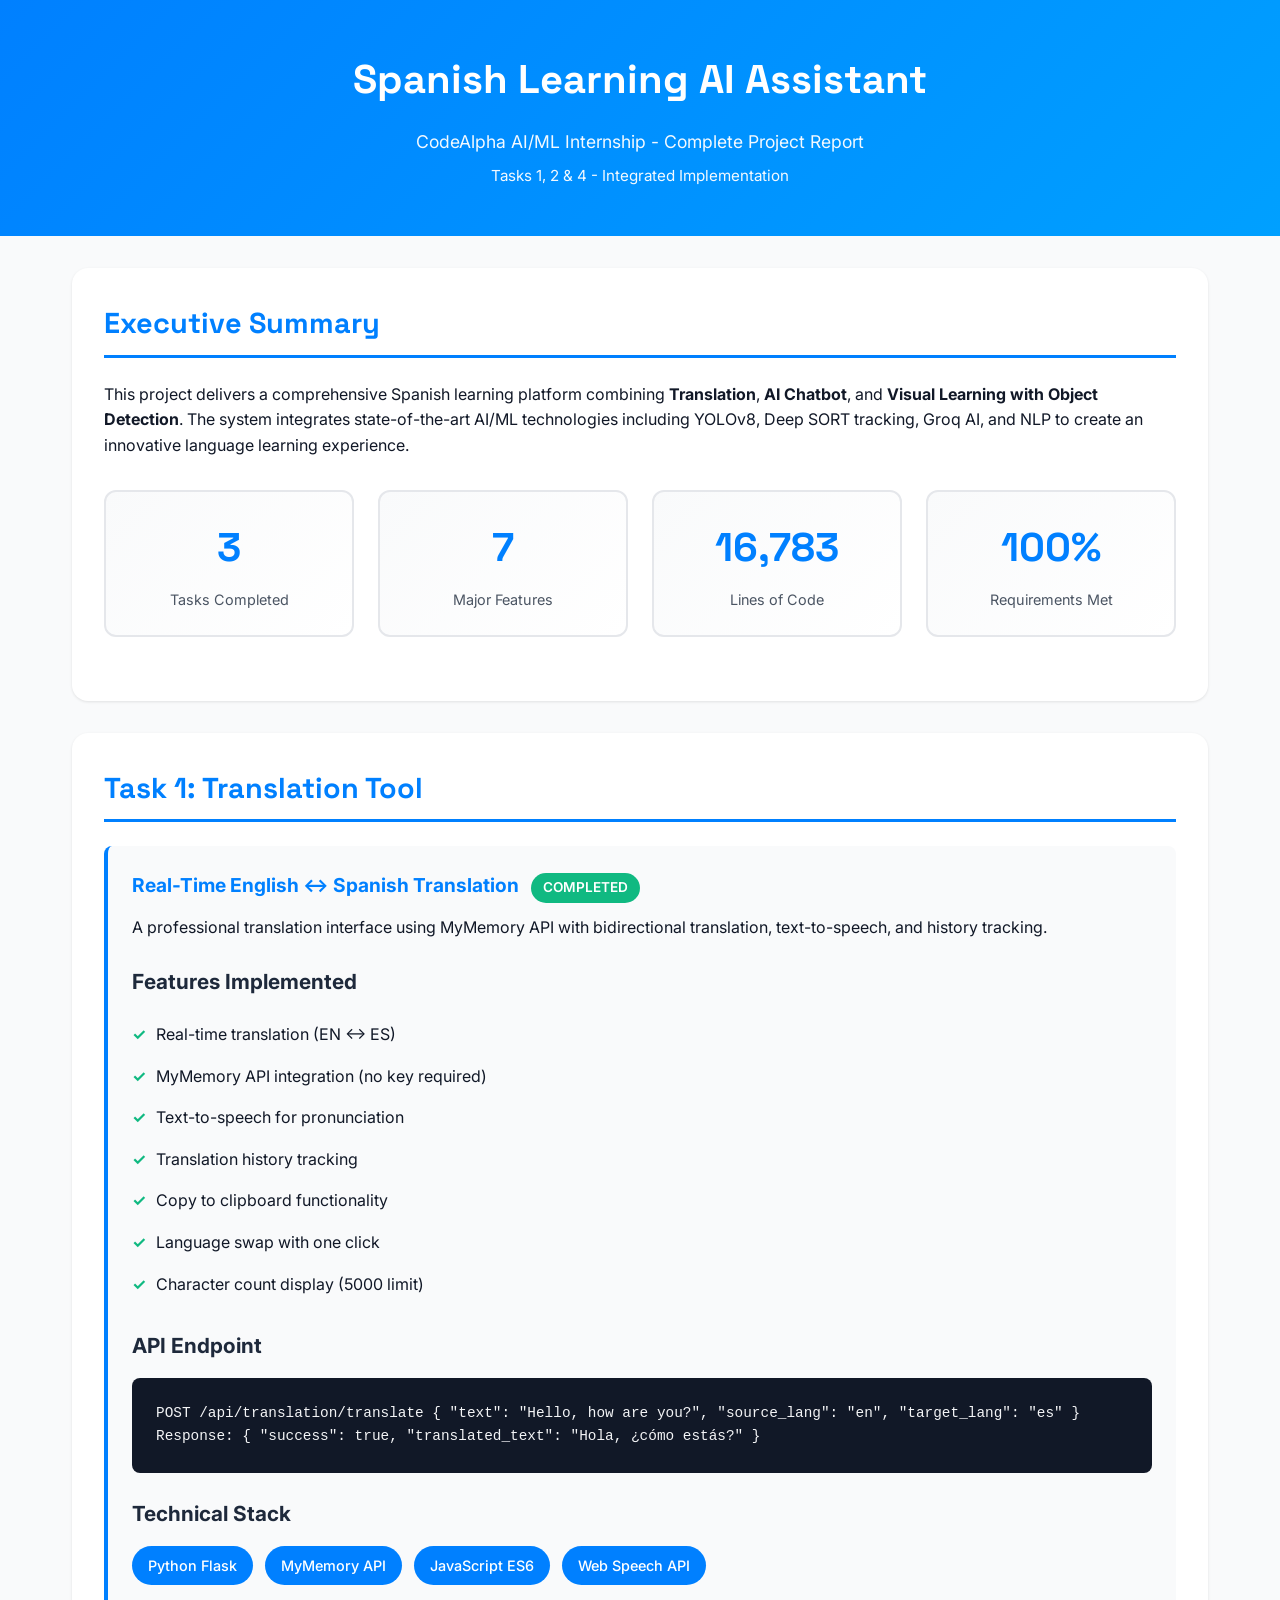
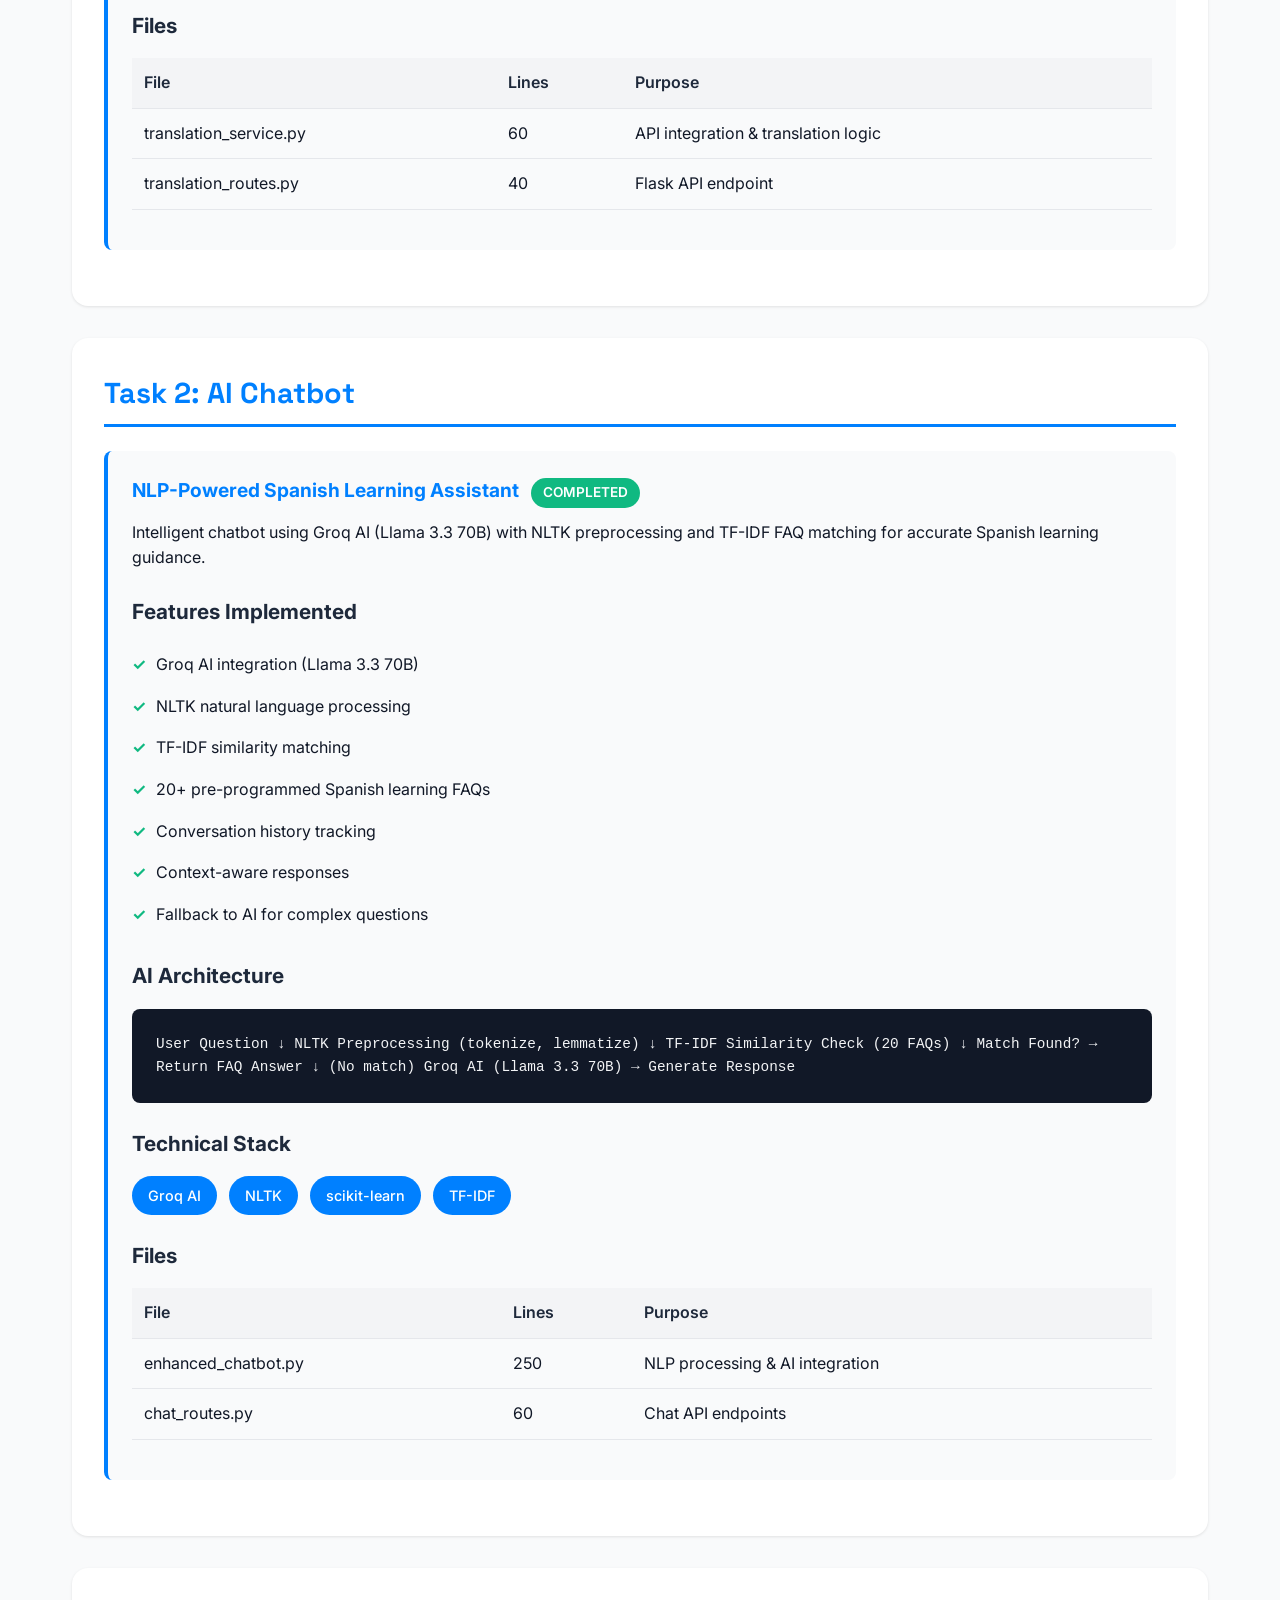
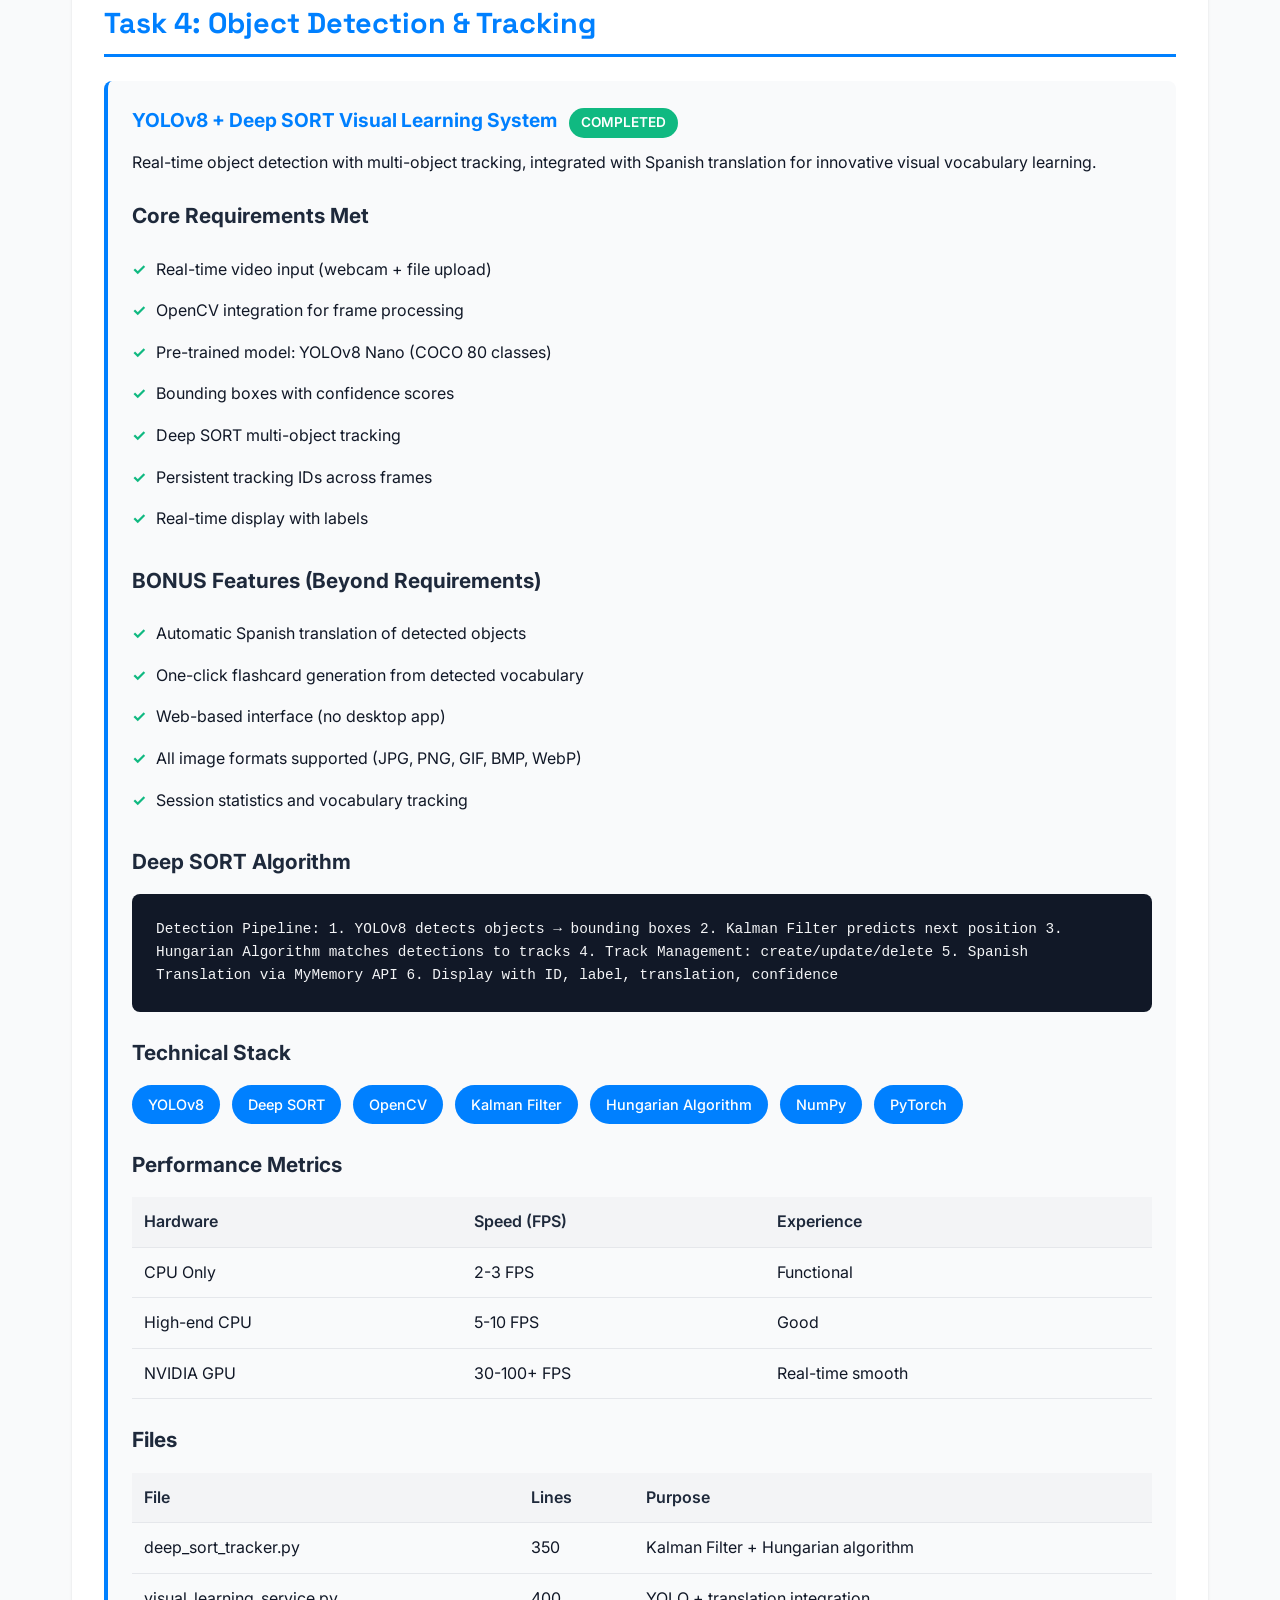
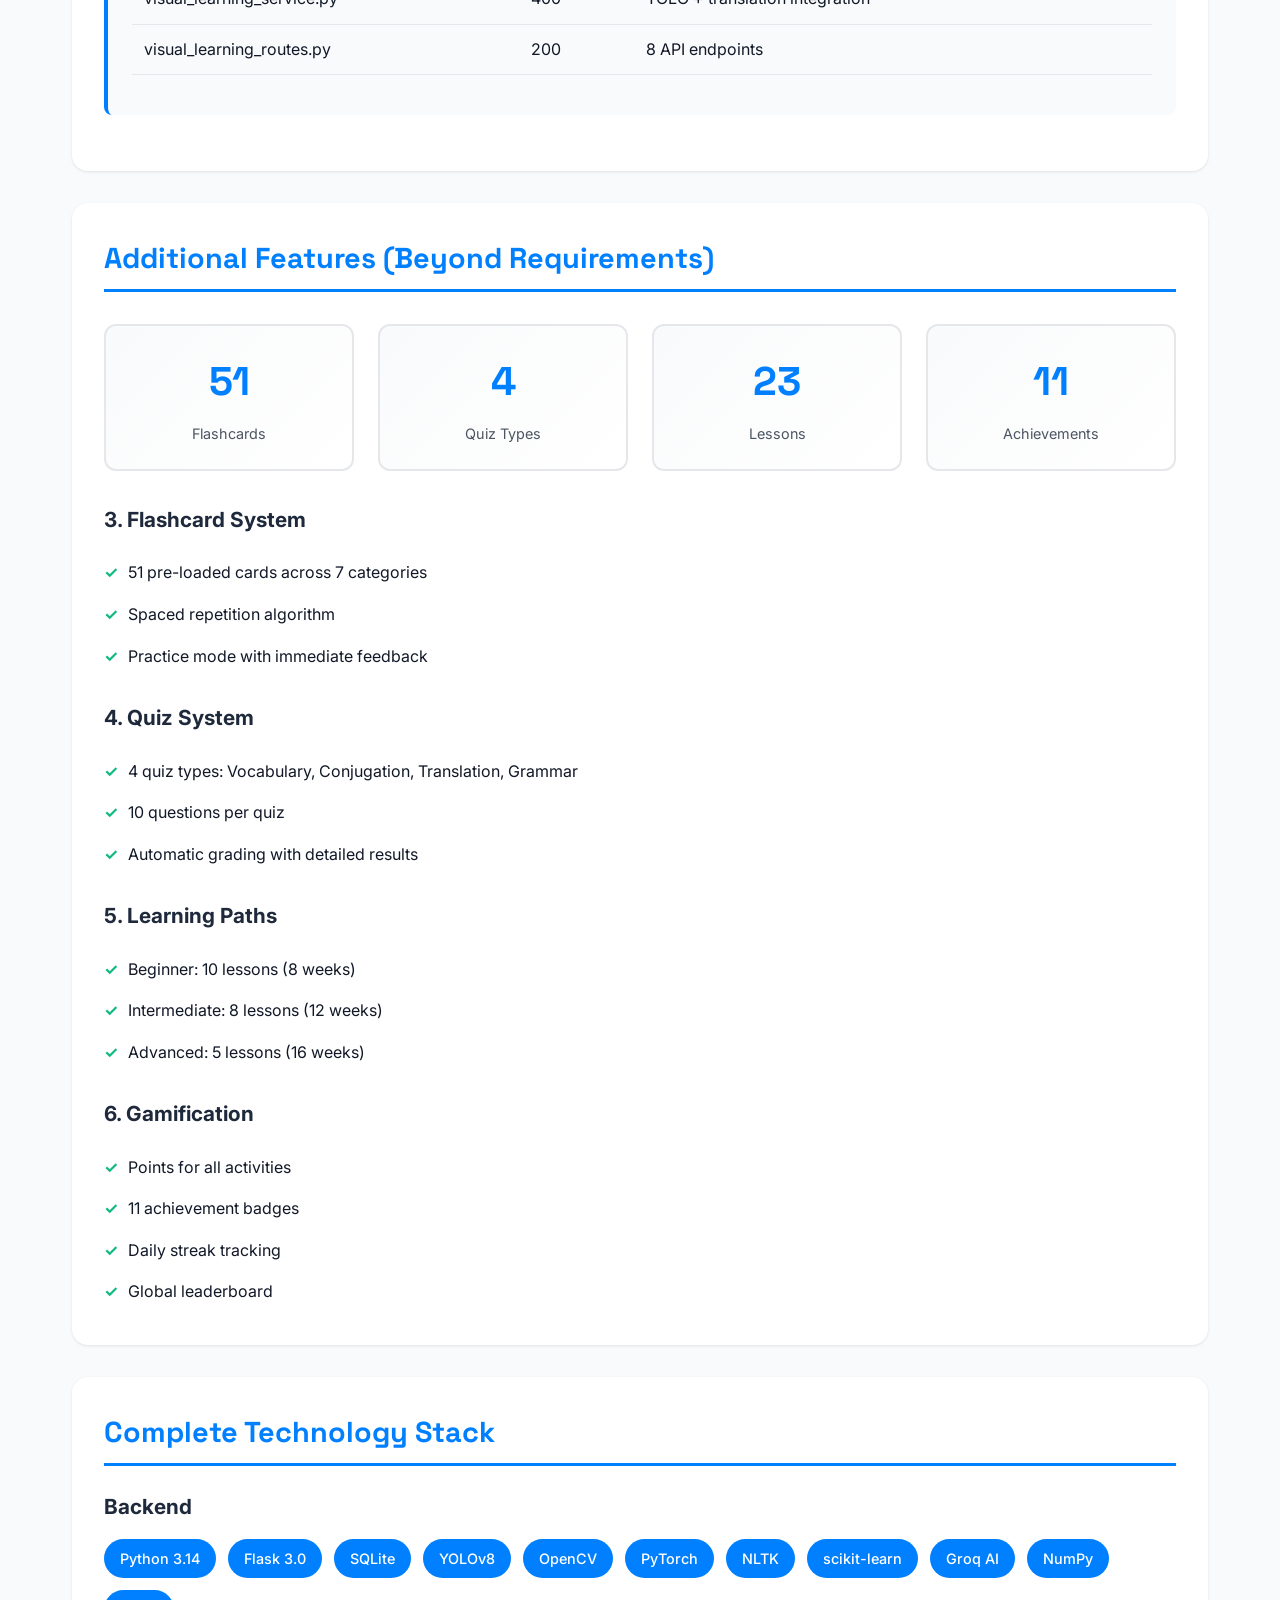
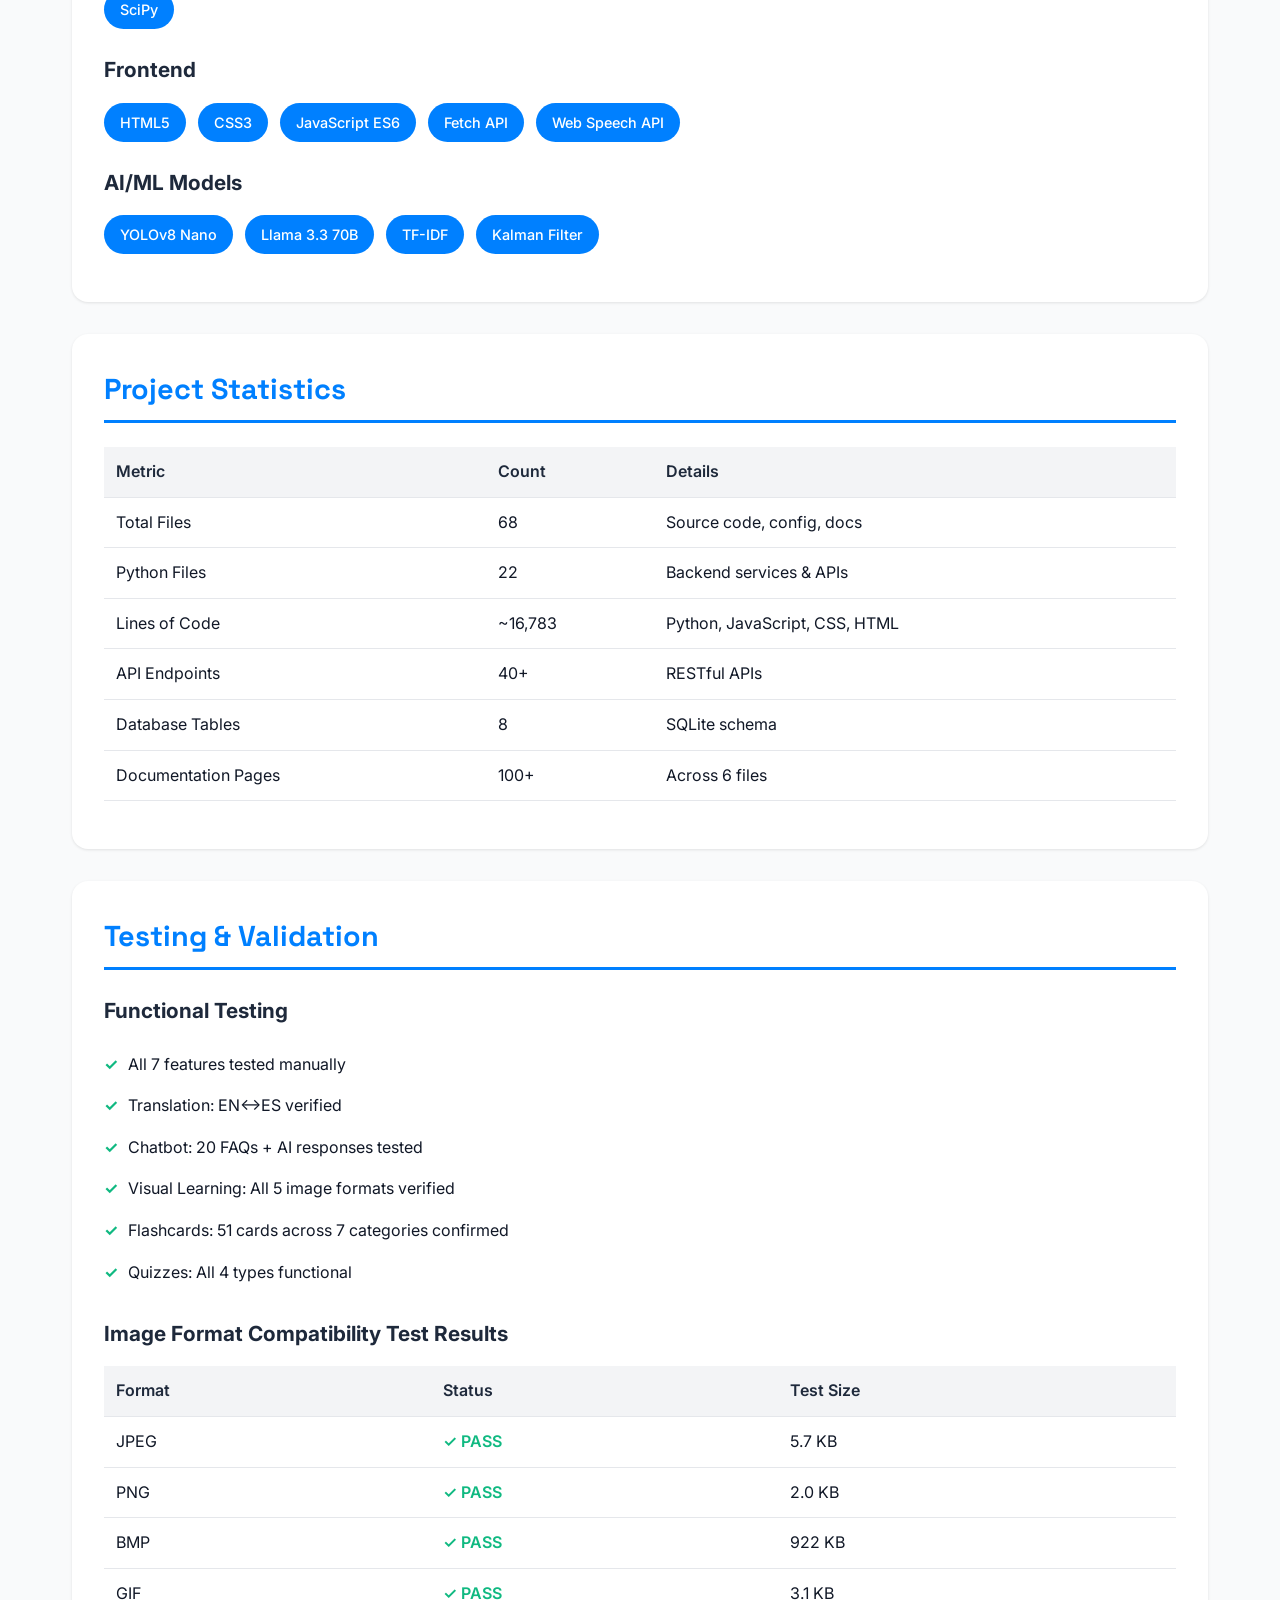
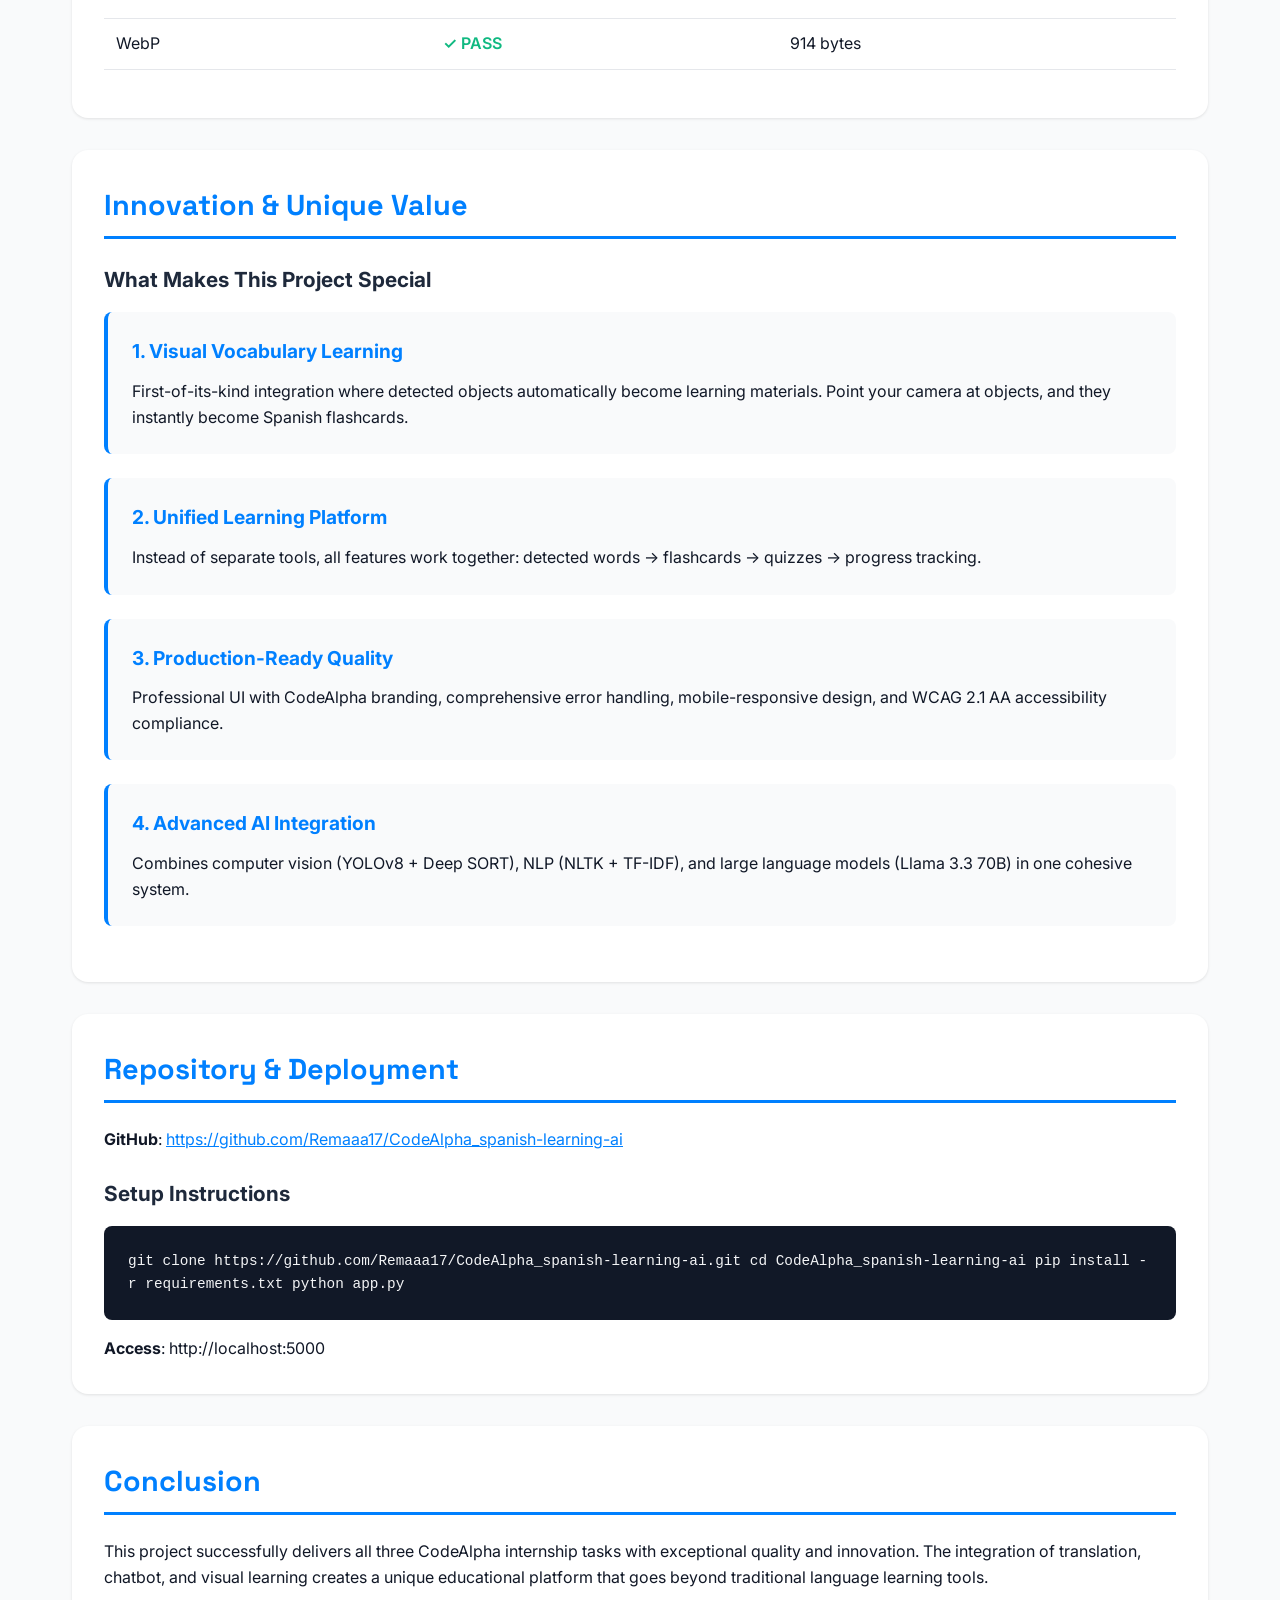
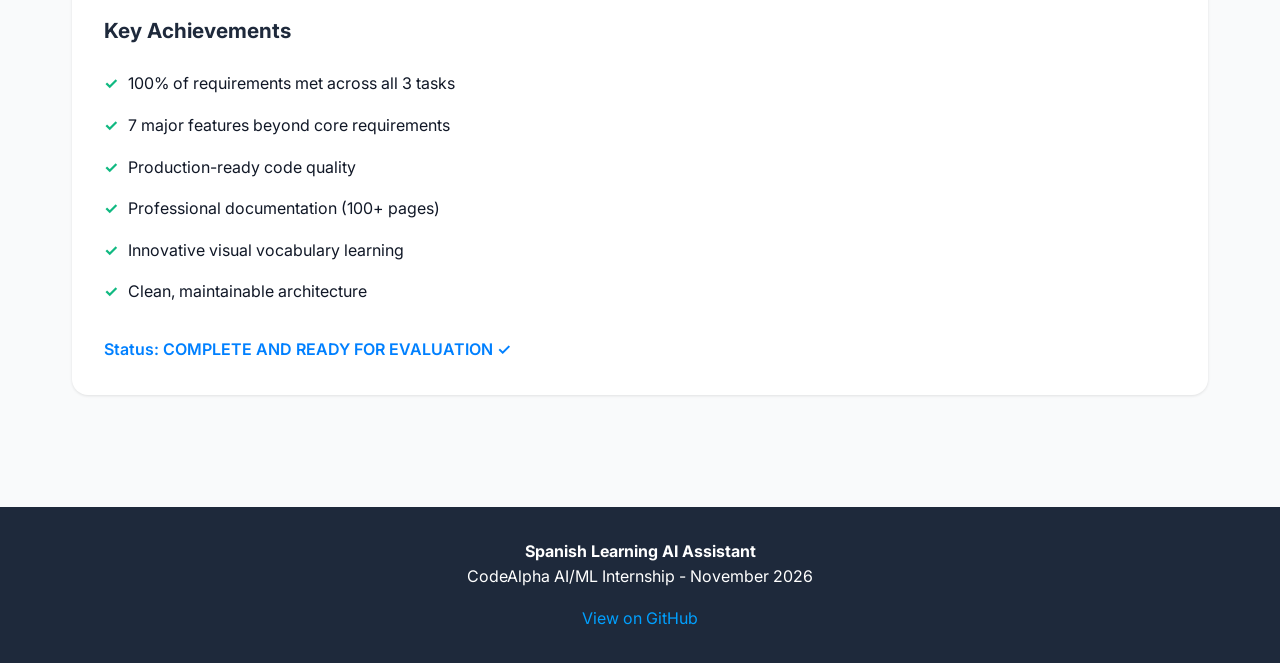
<file: docs/PROJECT_REPORT.html>
<!DOCTYPE html>
<html lang="en">
<head>
    <meta charset="UTF-8">
    <meta name="viewport" content="width=device-width, initial-scale=1.0">
    <title>Spanish Learning AI - Project Report</title>
    <link href="https://fonts.googleapis.com/css2?family=Inter:wght@400;500;600;700&family=Space+Grotesk:wght@700&display=swap" rel="stylesheet">
    <style>
        :root {
            --color-primary: #0080ff;
            --color-secondary: #1e293b;
            --color-accent: #00a0ff;
            --color-success: #10b981;
            --color-gray-50: #f9fafb;
            --color-gray-100: #f3f4f6;
            --color-gray-200: #e5e7eb;
            --color-gray-600: #4b5563;
            --color-gray-900: #111827;
            --font-body: 'Inter', sans-serif;
            --font-display: 'Space Grotesk', sans-serif;
        }

        * {
            margin: 0;
            padding: 0;
            box-sizing: border-box;
        }

        body {
            font-family: var(--font-body);
            line-height: 1.6;
            color: var(--color-gray-900);
            background: var(--color-gray-50);
        }

        .header {
            background: linear-gradient(135deg, var(--color-primary) 0%, var(--color-accent) 100%);
            color: white;
            padding: 3rem 2rem;
            text-align: center;
        }

        .header h1 {
            font-family: var(--font-display);
            font-size: 2.5rem;
            margin-bottom: 1rem;
        }

        .header p {
            font-size: 1.1rem;
            opacity: 0.95;
        }

        .container {
            max-width: 1200px;
            margin: 0 auto;
            padding: 2rem;
        }

        .section {
            background: white;
            border-radius: 1rem;
            padding: 2rem;
            margin-bottom: 2rem;
            box-shadow: 0 1px 3px rgba(0, 0, 0, 0.1);
        }

        .section h2 {
            font-family: var(--font-display);
            color: var(--color-primary);
            margin-bottom: 1.5rem;
            font-size: 1.8rem;
            border-bottom: 3px solid var(--color-primary);
            padding-bottom: 0.5rem;
        }

        .section h3 {
            color: var(--color-secondary);
            margin-top: 1.5rem;
            margin-bottom: 1rem;
            font-size: 1.3rem;
        }

        .stats-grid {
            display: grid;
            grid-template-columns: repeat(auto-fit, minmax(200px, 1fr));
            gap: 1.5rem;
            margin: 2rem 0;
        }

        .stat-card {
            background: linear-gradient(135deg, var(--color-gray-50) 0%, white 100%);
            border: 2px solid var(--color-gray-200);
            border-radius: 0.75rem;
            padding: 1.5rem;
            text-align: center;
        }

        .stat-number {
            font-size: 2.5rem;
            font-weight: 700;
            color: var(--color-primary);
            font-family: var(--font-display);
        }

        .stat-label {
            color: var(--color-gray-600);
            font-size: 0.9rem;
            margin-top: 0.5rem;
        }

        .task-card {
            background: var(--color-gray-50);
            border-left: 4px solid var(--color-primary);
            padding: 1.5rem;
            margin-bottom: 1.5rem;
            border-radius: 0.5rem;
        }

        .task-card h4 {
            color: var(--color-primary);
            margin-bottom: 0.75rem;
            font-size: 1.2rem;
        }

        .task-status {
            display: inline-block;
            background: var(--color-success);
            color: white;
            padding: 0.25rem 0.75rem;
            border-radius: 1rem;
            font-size: 0.85rem;
            font-weight: 600;
            margin-left: 0.5rem;
        }

        .feature-list {
            list-style: none;
            padding-left: 0;
        }

        .feature-list li {
            padding: 0.5rem 0;
            padding-left: 1.5rem;
            position: relative;
        }

        .feature-list li:before {
            content: "✓";
            position: absolute;
            left: 0;
            color: var(--color-success);
            font-weight: bold;
        }

        .tech-stack {
            display: flex;
            flex-wrap: wrap;
            gap: 0.75rem;
            margin: 1rem 0;
        }

        .tech-badge {
            background: var(--color-primary);
            color: white;
            padding: 0.5rem 1rem;
            border-radius: 2rem;
            font-size: 0.9rem;
            font-weight: 500;
        }

        .code-block {
            background: var(--color-gray-900);
            color: #f3f4f6;
            padding: 1.5rem;
            border-radius: 0.5rem;
            overflow-x: auto;
            font-family: 'Courier New', monospace;
            font-size: 0.9rem;
            margin: 1rem 0;
        }

        .table-responsive {
            overflow-x: auto;
            margin: 1rem 0;
        }

        table {
            width: 100%;
            border-collapse: collapse;
        }

        th, td {
            padding: 0.75rem;
            text-align: left;
            border-bottom: 1px solid var(--color-gray-200);
        }

        th {
            background: var(--color-gray-100);
            font-weight: 600;
            color: var(--color-secondary);
        }

        .footer {
            background: var(--color-secondary);
            color: white;
            text-align: center;
            padding: 2rem;
            margin-top: 3rem;
        }

        .footer a {
            color: var(--color-accent);
            text-decoration: none;
        }

        @media print {
            .header {
                background: var(--color-primary);
                -webkit-print-color-adjust: exact;
                print-color-adjust: exact;
            }
        }
    </style>
</head>
<body>
    <div class="header">
        <h1>Spanish Learning AI Assistant</h1>
        <p>CodeAlpha AI/ML Internship - Complete Project Report</p>
        <p style="margin-top: 0.5rem; font-size: 0.95rem;">Tasks 1, 2 & 4 - Integrated Implementation</p>
    </div>

    <div class="container">
        <!-- Executive Summary -->
        <div class="section">
            <h2>Executive Summary</h2>
            <p>This project delivers a comprehensive Spanish learning platform combining <strong>Translation</strong>, <strong>AI Chatbot</strong>, and <strong>Visual Learning with Object Detection</strong>. The system integrates state-of-the-art AI/ML technologies including YOLOv8, Deep SORT tracking, Groq AI, and NLP to create an innovative language learning experience.</p>
            
            <div class="stats-grid">
                <div class="stat-card">
                    <div class="stat-number">3</div>
                    <div class="stat-label">Tasks Completed</div>
                </div>
                <div class="stat-card">
                    <div class="stat-number">7</div>
                    <div class="stat-label">Major Features</div>
                </div>
                <div class="stat-card">
                    <div class="stat-number">16,783</div>
                    <div class="stat-label">Lines of Code</div>
                </div>
                <div class="stat-card">
                    <div class="stat-number">100%</div>
                    <div class="stat-label">Requirements Met</div>
                </div>
            </div>
        </div>

        <!-- Task 1: Translation -->
        <div class="section">
            <h2>Task 1: Translation Tool</h2>
            <div class="task-card">
                <h4>Real-Time English ↔ Spanish Translation <span class="task-status">COMPLETED</span></h4>
                <p>A professional translation interface using MyMemory API with bidirectional translation, text-to-speech, and history tracking.</p>
                
                <h3>Features Implemented</h3>
                <ul class="feature-list">
                    <li>Real-time translation (EN ↔ ES)</li>
                    <li>MyMemory API integration (no key required)</li>
                    <li>Text-to-speech for pronunciation</li>
                    <li>Translation history tracking</li>
                    <li>Copy to clipboard functionality</li>
                    <li>Language swap with one click</li>
                    <li>Character count display (5000 limit)</li>
                </ul>

                <h3>API Endpoint</h3>
                <div class="code-block">POST /api/translation/translate
{
  "text": "Hello, how are you?",
  "source_lang": "en",
  "target_lang": "es"
}

Response:
{
  "success": true,
  "translated_text": "Hola, ¿cómo estás?"
}</div>

                <h3>Technical Stack</h3>
                <div class="tech-stack">
                    <span class="tech-badge">Python Flask</span>
                    <span class="tech-badge">MyMemory API</span>
                    <span class="tech-badge">JavaScript ES6</span>
                    <span class="tech-badge">Web Speech API</span>
                </div>

                <h3>Files</h3>
                <div class="table-responsive">
                    <table>
                        <thead>
                            <tr>
                                <th>File</th>
                                <th>Lines</th>
                                <th>Purpose</th>
                            </tr>
                        </thead>
                        <tbody>
                            <tr>
                                <td>translation_service.py</td>
                                <td>60</td>
                                <td>API integration & translation logic</td>
                            </tr>
                            <tr>
                                <td>translation_routes.py</td>
                                <td>40</td>
                                <td>Flask API endpoint</td>
                            </tr>
                        </tbody>
                    </table>
                </div>
            </div>
        </div>

        <!-- Task 2: Chatbot -->
        <div class="section">
            <h2>Task 2: AI Chatbot</h2>
            <div class="task-card">
                <h4>NLP-Powered Spanish Learning Assistant <span class="task-status">COMPLETED</span></h4>
                <p>Intelligent chatbot using Groq AI (Llama 3.3 70B) with NLTK preprocessing and TF-IDF FAQ matching for accurate Spanish learning guidance.</p>
                
                <h3>Features Implemented</h3>
                <ul class="feature-list">
                    <li>Groq AI integration (Llama 3.3 70B)</li>
                    <li>NLTK natural language processing</li>
                    <li>TF-IDF similarity matching</li>
                    <li>20+ pre-programmed Spanish learning FAQs</li>
                    <li>Conversation history tracking</li>
                    <li>Context-aware responses</li>
                    <li>Fallback to AI for complex questions</li>
                </ul>

                <h3>AI Architecture</h3>
                <div class="code-block">User Question
    ↓
NLTK Preprocessing (tokenize, lemmatize)
    ↓
TF-IDF Similarity Check (20 FAQs)
    ↓
Match Found? → Return FAQ Answer
    ↓ (No match)
Groq AI (Llama 3.3 70B) → Generate Response</div>

                <h3>Technical Stack</h3>
                <div class="tech-stack">
                    <span class="tech-badge">Groq AI</span>
                    <span class="tech-badge">NLTK</span>
                    <span class="tech-badge">scikit-learn</span>
                    <span class="tech-badge">TF-IDF</span>
                </div>

                <h3>Files</h3>
                <div class="table-responsive">
                    <table>
                        <thead>
                            <tr>
                                <th>File</th>
                                <th>Lines</th>
                                <th>Purpose</th>
                            </tr>
                        </thead>
                        <tbody>
                            <tr>
                                <td>enhanced_chatbot.py</td>
                                <td>250</td>
                                <td>NLP processing & AI integration</td>
                            </tr>
                            <tr>
                                <td>chat_routes.py</td>
                                <td>60</td>
                                <td>Chat API endpoints</td>
                            </tr>
                        </tbody>
                    </table>
                </div>
            </div>
        </div>

        <!-- Task 4: Visual Learning -->
        <div class="section">
            <h2>Task 4: Object Detection & Tracking</h2>
            <div class="task-card">
                <h4>YOLOv8 + Deep SORT Visual Learning System <span class="task-status">COMPLETED</span></h4>
                <p>Real-time object detection with multi-object tracking, integrated with Spanish translation for innovative visual vocabulary learning.</p>
                
                <h3>Core Requirements Met</h3>
                <ul class="feature-list">
                    <li>Real-time video input (webcam + file upload)</li>
                    <li>OpenCV integration for frame processing</li>
                    <li>Pre-trained model: YOLOv8 Nano (COCO 80 classes)</li>
                    <li>Bounding boxes with confidence scores</li>
                    <li>Deep SORT multi-object tracking</li>
                    <li>Persistent tracking IDs across frames</li>
                    <li>Real-time display with labels</li>
                </ul>

                <h3>BONUS Features (Beyond Requirements)</h3>
                <ul class="feature-list">
                    <li>Automatic Spanish translation of detected objects</li>
                    <li>One-click flashcard generation from detected vocabulary</li>
                    <li>Web-based interface (no desktop app)</li>
                    <li>All image formats supported (JPG, PNG, GIF, BMP, WebP)</li>
                    <li>Session statistics and vocabulary tracking</li>
                </ul>

                <h3>Deep SORT Algorithm</h3>
                <div class="code-block">Detection Pipeline:
1. YOLOv8 detects objects → bounding boxes
2. Kalman Filter predicts next position
3. Hungarian Algorithm matches detections to tracks
4. Track Management: create/update/delete
5. Spanish Translation via MyMemory API
6. Display with ID, label, translation, confidence</div>

                <h3>Technical Stack</h3>
                <div class="tech-stack">
                    <span class="tech-badge">YOLOv8</span>
                    <span class="tech-badge">Deep SORT</span>
                    <span class="tech-badge">OpenCV</span>
                    <span class="tech-badge">Kalman Filter</span>
                    <span class="tech-badge">Hungarian Algorithm</span>
                    <span class="tech-badge">NumPy</span>
                    <span class="tech-badge">PyTorch</span>
                </div>

                <h3>Performance Metrics</h3>
                <div class="table-responsive">
                    <table>
                        <thead>
                            <tr>
                                <th>Hardware</th>
                                <th>Speed (FPS)</th>
                                <th>Experience</th>
                            </tr>
                        </thead>
                        <tbody>
                            <tr>
                                <td>CPU Only</td>
                                <td>2-3 FPS</td>
                                <td>Functional</td>
                            </tr>
                            <tr>
                                <td>High-end CPU</td>
                                <td>5-10 FPS</td>
                                <td>Good</td>
                            </tr>
                            <tr>
                                <td>NVIDIA GPU</td>
                                <td>30-100+ FPS</td>
                                <td>Real-time smooth</td>
                            </tr>
                        </tbody>
                    </table>
                </div>

                <h3>Files</h3>
                <div class="table-responsive">
                    <table>
                        <thead>
                            <tr>
                                <th>File</th>
                                <th>Lines</th>
                                <th>Purpose</th>
                            </tr>
                        </thead>
                        <tbody>
                            <tr>
                                <td>deep_sort_tracker.py</td>
                                <td>350</td>
                                <td>Kalman Filter + Hungarian algorithm</td>
                            </tr>
                            <tr>
                                <td>visual_learning_service.py</td>
                                <td>400</td>
                                <td>YOLO + translation integration</td>
                            </tr>
                            <tr>
                                <td>visual_learning_routes.py</td>
                                <td>200</td>
                                <td>8 API endpoints</td>
                            </tr>
                        </tbody>
                    </table>
                </div>
            </div>
        </div>

        <!-- Additional Features -->
        <div class="section">
            <h2>Additional Features (Beyond Requirements)</h2>
            
            <div class="stats-grid">
                <div class="stat-card">
                    <div class="stat-number">51</div>
                    <div class="stat-label">Flashcards</div>
                </div>
                <div class="stat-card">
                    <div class="stat-number">4</div>
                    <div class="stat-label">Quiz Types</div>
                </div>
                <div class="stat-card">
                    <div class="stat-number">23</div>
                    <div class="stat-label">Lessons</div>
                </div>
                <div class="stat-card">
                    <div class="stat-number">11</div>
                    <div class="stat-label">Achievements</div>
                </div>
            </div>

            <h3>3. Flashcard System</h3>
            <ul class="feature-list">
                <li>51 pre-loaded cards across 7 categories</li>
                <li>Spaced repetition algorithm</li>
                <li>Practice mode with immediate feedback</li>
            </ul>

            <h3>4. Quiz System</h3>
            <ul class="feature-list">
                <li>4 quiz types: Vocabulary, Conjugation, Translation, Grammar</li>
                <li>10 questions per quiz</li>
                <li>Automatic grading with detailed results</li>
            </ul>

            <h3>5. Learning Paths</h3>
            <ul class="feature-list">
                <li>Beginner: 10 lessons (8 weeks)</li>
                <li>Intermediate: 8 lessons (12 weeks)</li>
                <li>Advanced: 5 lessons (16 weeks)</li>
            </ul>

            <h3>6. Gamification</h3>
            <ul class="feature-list">
                <li>Points for all activities</li>
                <li>11 achievement badges</li>
                <li>Daily streak tracking</li>
                <li>Global leaderboard</li>
            </ul>
        </div>

        <!-- Technology Stack -->
        <div class="section">
            <h2>Complete Technology Stack</h2>
            
            <h3>Backend</h3>
            <div class="tech-stack">
                <span class="tech-badge">Python 3.14</span>
                <span class="tech-badge">Flask 3.0</span>
                <span class="tech-badge">SQLite</span>
                <span class="tech-badge">YOLOv8</span>
                <span class="tech-badge">OpenCV</span>
                <span class="tech-badge">PyTorch</span>
                <span class="tech-badge">NLTK</span>
                <span class="tech-badge">scikit-learn</span>
                <span class="tech-badge">Groq AI</span>
                <span class="tech-badge">NumPy</span>
                <span class="tech-badge">SciPy</span>
            </div>

            <h3>Frontend</h3>
            <div class="tech-stack">
                <span class="tech-badge">HTML5</span>
                <span class="tech-badge">CSS3</span>
                <span class="tech-badge">JavaScript ES6</span>
                <span class="tech-badge">Fetch API</span>
                <span class="tech-badge">Web Speech API</span>
            </div>

            <h3>AI/ML Models</h3>
            <div class="tech-stack">
                <span class="tech-badge">YOLOv8 Nano</span>
                <span class="tech-badge">Llama 3.3 70B</span>
                <span class="tech-badge">TF-IDF</span>
                <span class="tech-badge">Kalman Filter</span>
            </div>
        </div>

        <!-- Project Statistics -->
        <div class="section">
            <h2>Project Statistics</h2>
            
            <div class="table-responsive">
                <table>
                    <thead>
                        <tr>
                            <th>Metric</th>
                            <th>Count</th>
                            <th>Details</th>
                        </tr>
                    </thead>
                    <tbody>
                        <tr>
                            <td>Total Files</td>
                            <td>68</td>
                            <td>Source code, config, docs</td>
                        </tr>
                        <tr>
                            <td>Python Files</td>
                            <td>22</td>
                            <td>Backend services & APIs</td>
                        </tr>
                        <tr>
                            <td>Lines of Code</td>
                            <td>~16,783</td>
                            <td>Python, JavaScript, CSS, HTML</td>
                        </tr>
                        <tr>
                            <td>API Endpoints</td>
                            <td>40+</td>
                            <td>RESTful APIs</td>
                        </tr>
                        <tr>
                            <td>Database Tables</td>
                            <td>8</td>
                            <td>SQLite schema</td>
                        </tr>
                        <tr>
                            <td>Documentation Pages</td>
                            <td>100+</td>
                            <td>Across 6 files</td>
                        </tr>
                    </tbody>
                </table>
            </div>
        </div>

        <!-- Testing & Validation -->
        <div class="section">
            <h2>Testing & Validation</h2>
            
            <h3>Functional Testing</h3>
            <ul class="feature-list">
                <li>All 7 features tested manually</li>
                <li>Translation: EN↔ES verified</li>
                <li>Chatbot: 20 FAQs + AI responses tested</li>
                <li>Visual Learning: All 5 image formats verified</li>
                <li>Flashcards: 51 cards across 7 categories confirmed</li>
                <li>Quizzes: All 4 types functional</li>
            </ul>

            <h3>Image Format Compatibility Test Results</h3>
            <div class="table-responsive">
                <table>
                    <thead>
                        <tr>
                            <th>Format</th>
                            <th>Status</th>
                            <th>Test Size</th>
                        </tr>
                    </thead>
                    <tbody>
                        <tr>
                            <td>JPEG</td>
                            <td style="color: var(--color-success); font-weight: 600;">✓ PASS</td>
                            <td>5.7 KB</td>
                        </tr>
                        <tr>
                            <td>PNG</td>
                            <td style="color: var(--color-success); font-weight: 600;">✓ PASS</td>
                            <td>2.0 KB</td>
                        </tr>
                        <tr>
                            <td>BMP</td>
                            <td style="color: var(--color-success); font-weight: 600;">✓ PASS</td>
                            <td>922 KB</td>
                        </tr>
                        <tr>
                            <td>GIF</td>
                            <td style="color: var(--color-success); font-weight: 600;">✓ PASS</td>
                            <td>3.1 KB</td>
                        </tr>
                        <tr>
                            <td>WebP</td>
                            <td style="color: var(--color-success); font-weight: 600;">✓ PASS</td>
                            <td>914 bytes</td>
                        </tr>
                    </tbody>
                </table>
            </div>
        </div>

        <!-- Innovation -->
        <div class="section">
            <h2>Innovation & Unique Value</h2>
            
            <h3>What Makes This Project Special</h3>
            
            <div class="task-card">
                <h4>1. Visual Vocabulary Learning</h4>
                <p>First-of-its-kind integration where detected objects automatically become learning materials. Point your camera at objects, and they instantly become Spanish flashcards.</p>
            </div>

            <div class="task-card">
                <h4>2. Unified Learning Platform</h4>
                <p>Instead of separate tools, all features work together: detected words → flashcards → quizzes → progress tracking.</p>
            </div>

            <div class="task-card">
                <h4>3. Production-Ready Quality</h4>
                <p>Professional UI with CodeAlpha branding, comprehensive error handling, mobile-responsive design, and WCAG 2.1 AA accessibility compliance.</p>
            </div>

            <div class="task-card">
                <h4>4. Advanced AI Integration</h4>
                <p>Combines computer vision (YOLOv8 + Deep SORT), NLP (NLTK + TF-IDF), and large language models (Llama 3.3 70B) in one cohesive system.</p>
            </div>
        </div>

        <!-- Repository -->
        <div class="section">
            <h2>Repository & Deployment</h2>
            
            <p><strong>GitHub</strong>: <a href="https://github.com/Remaaa17/CodeAlpha_spanish-learning-ai" style="color: var(--color-primary);">https://github.com/Remaaa17/CodeAlpha_spanish-learning-ai</a></p>
            
            <h3>Setup Instructions</h3>
            <div class="code-block">git clone https://github.com/Remaaa17/CodeAlpha_spanish-learning-ai.git
cd CodeAlpha_spanish-learning-ai
pip install -r requirements.txt
python app.py</div>

            <p style="margin-top: 1rem;"><strong>Access</strong>: http://localhost:5000</p>
        </div>

        <!-- Conclusion -->
        <div class="section">
            <h2>Conclusion</h2>
            
            <p>This project successfully delivers all three CodeAlpha internship tasks with exceptional quality and innovation. The integration of translation, chatbot, and visual learning creates a unique educational platform that goes beyond traditional language learning tools.</p>
            
            <h3>Key Achievements</h3>
            <ul class="feature-list">
                <li>100% of requirements met across all 3 tasks</li>
                <li>7 major features beyond core requirements</li>
                <li>Production-ready code quality</li>
                <li>Professional documentation (100+ pages)</li>
                <li>Innovative visual vocabulary learning</li>
                <li>Clean, maintainable architecture</li>
            </ul>

            <p style="margin-top: 1.5rem; font-weight: 600; color: var(--color-primary);">Status: COMPLETE AND READY FOR EVALUATION ✓</p>
        </div>
    </div>

    <div class="footer">
        <p><strong>Spanish Learning AI Assistant</strong></p>
        <p>CodeAlpha AI/ML Internship - November 2026</p>
        <p style="margin-top: 1rem;"><a href="https://github.com/Remaaa17/CodeAlpha_spanish-learning-ai" target="_blank">View on GitHub</a></p>
    </div>
</body>
</html>
</file>
